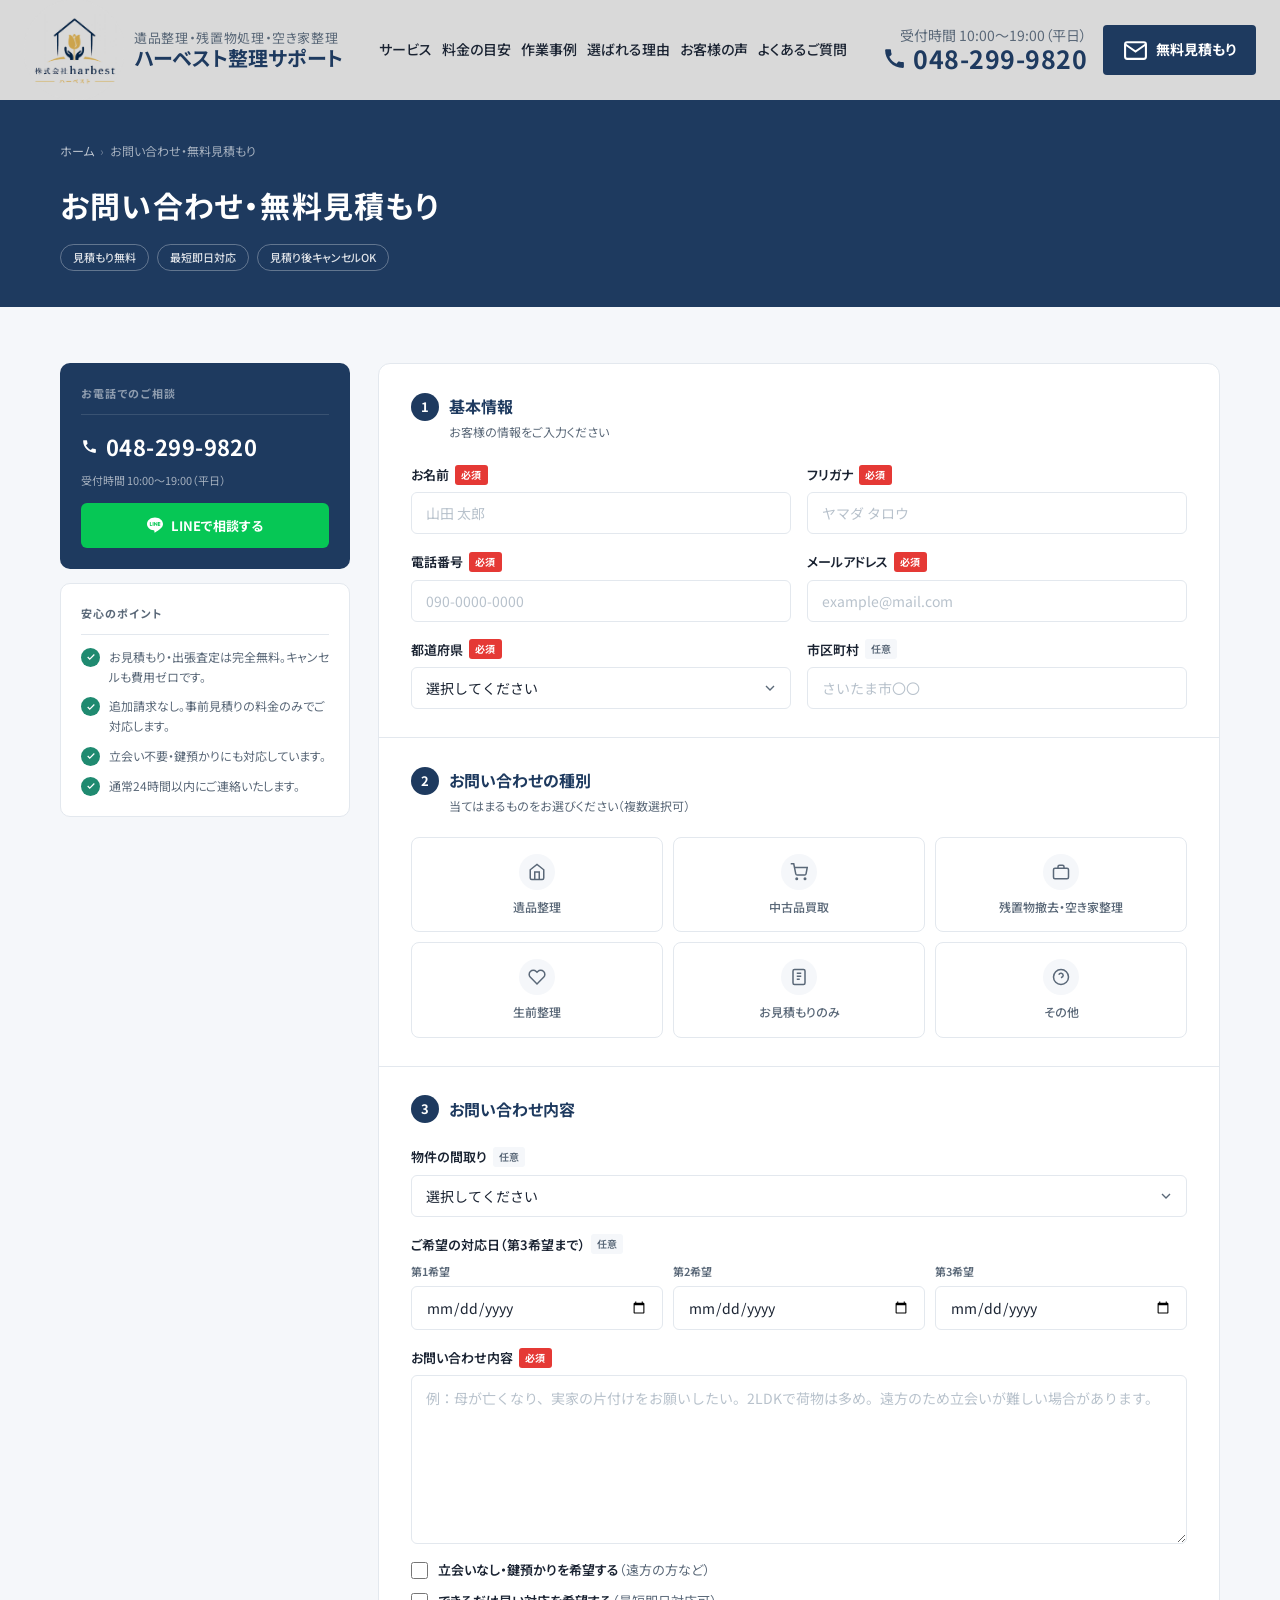
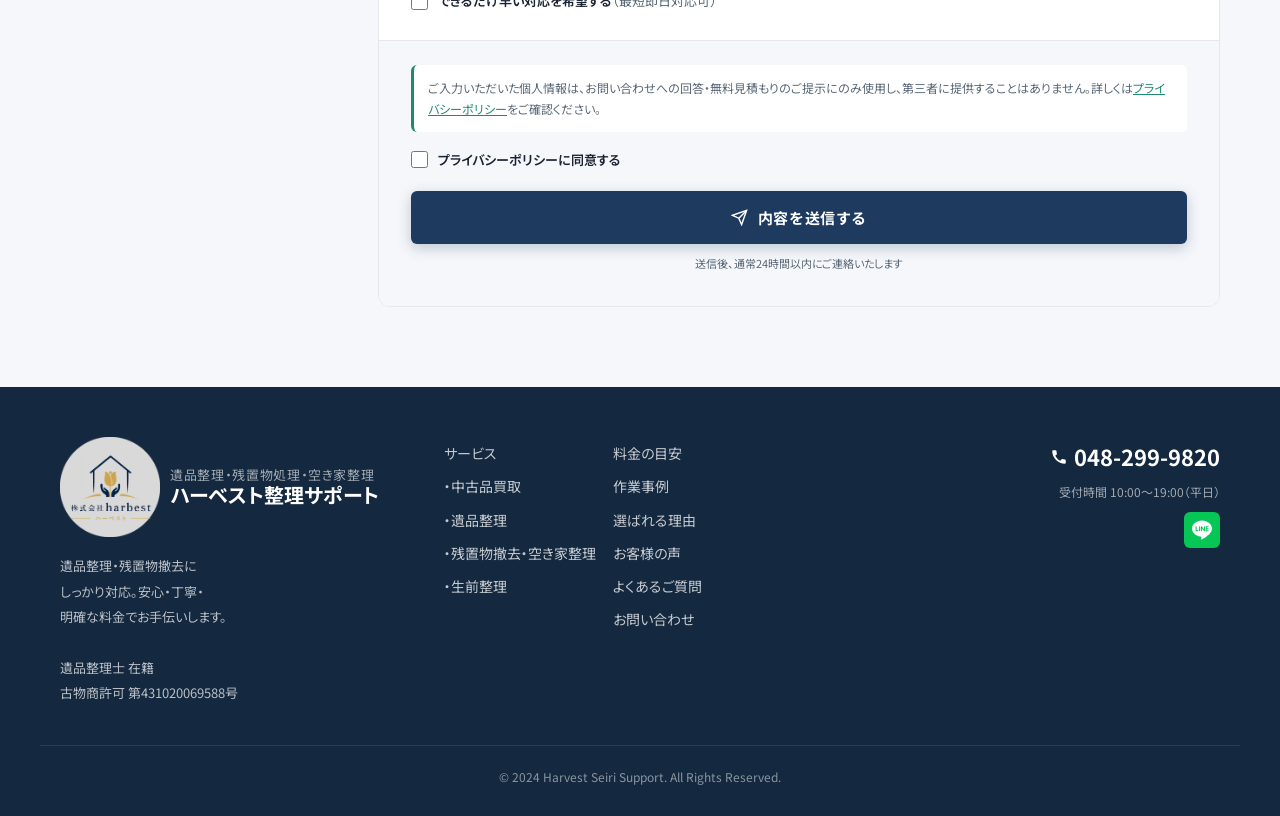
<file: contact.html>
<!DOCTYPE html>
<html lang="ja">
<head>
<meta charset="UTF-8">
<meta name="viewport" content="width=device-width, initial-scale=1.0">
<meta name="description" content="ハーベスト整理サポートへのお問い合わせ。遺品整理・中古品買取・残置物撤去のご依頼・無料見積もりはこちらから。24時間受付中。">
<title>お問い合わせ・無料見積もり | ハーベスト整理サポート</title>
<link rel="preconnect" href="https://fonts.googleapis.com">
<link rel="preconnect" href="https://fonts.gstatic.com" crossorigin>
<link href="https://fonts.googleapis.com/css2?family=Noto+Sans+JP:wght@400;500;700;900&display=swap" rel="stylesheet">
<link rel="stylesheet" href="style.css">
<style>
/* =========================================
   Page Hero
   ========================================= */
.page-hero {
  background: var(--navy);
  padding: 40px 0 36px;
  color: var(--white);
}
.breadcrumb {
  display: flex;
  align-items: center;
  gap: 6px;
  font-size: 12px;
  color: rgba(255,255,255,0.6);
  margin-bottom: 16px;
}
.breadcrumb a { color: rgba(255,255,255,0.7); transition: color 0.2s; }
.breadcrumb a:hover { color: var(--white); }
.breadcrumb-sep { color: rgba(255,255,255,0.35); }
.page-hero-title {
  font-size: clamp(22px, 3vw, 30px);
  font-weight: 700;
  letter-spacing: 0.04em;
  margin-bottom: 12px;
}
.page-hero-badges {
  display: flex;
  gap: 8px;
  flex-wrap: wrap;
}
.page-hero-badge {
  font-size: 11px;
  font-weight: 500;
  padding: 3px 12px;
  border-radius: 20px;
  border: 1px solid rgba(255,255,255,0.3);
  color: rgba(255,255,255,0.85);
}

/* =========================================
   Contact Layout
   ========================================= */
.contact-wrap {
  padding: 56px 0 80px;
  background: var(--bg-light);
}
.contact-layout {
  display: grid;
  grid-template-columns: 290px 1fr;
  gap: 28px;
  align-items: start;
}

/* =========================================
   Sidebar
   ========================================= */
.contact-sidebar {
  display: flex;
  flex-direction: column;
  gap: 14px;
}
.sidebar-card {
  background: var(--white);
  border: 1px solid var(--border);
  border-radius: 10px;
  padding: 20px;
}
.sidebar-card-title {
  font-size: 11px;
  font-weight: 700;
  color: var(--text-muted);
  text-transform: uppercase;
  letter-spacing: 0.1em;
  margin-bottom: 12px;
  padding-bottom: 10px;
  border-bottom: 1px solid var(--border);
}
.sidebar-tel {
  background: var(--navy);
  color: var(--white);
  border-color: transparent;
}
.sidebar-tel .sidebar-card-title {
  color: rgba(255,255,255,0.5);
  border-color: rgba(255,255,255,0.12);
}
.sidebar-tel-num {
  display: flex;
  align-items: center;
  gap: 8px;
  font-size: 22px;
  font-weight: 700;
  letter-spacing: 0.02em;
  color: var(--white);
  margin-bottom: 4px;
}
.sidebar-tel-num svg { width: 17px; height: 17px; flex-shrink: 0; }
.sidebar-tel-time { font-size: 11px; color: rgba(255,255,255,0.6); }
.sidebar-line-btn {
  display: flex;
  align-items: center;
  justify-content: center;
  gap: 8px;
  width: 100%;
  padding: 11px 0;
  background: var(--line-green);
  color: var(--white);
  border-radius: 6px;
  font-weight: 700;
  font-size: 13px;
  margin-top: 12px;
  transition: background 0.2s;
}
.sidebar-line-btn:hover { background: var(--line-green-dark); }
.sidebar-line-btn svg { width: 16px; height: 16px; }

.assurance-list { display: flex; flex-direction: column; gap: 10px; }
.assurance-item {
  display: flex;
  align-items: flex-start;
  gap: 9px;
  font-size: 12px;
  color: var(--text-muted);
  line-height: 1.65;
}
.assurance-icon {
  width: 19px;
  height: 19px;
  border-radius: 50%;
  background: var(--primary);
  color: var(--white);
  display: flex;
  align-items: center;
  justify-content: center;
  flex-shrink: 0;
  margin-top: 1px;
}
.assurance-icon svg { width: 10px; height: 10px; }

/* =========================================
   Form Card
   ========================================= */
.contact-form-card {
  background: var(--white);
  border: 1px solid var(--border);
  border-radius: 12px;
  overflow: hidden;
}
.form-section {
  padding: 28px 32px;
  border-bottom: 1px solid var(--border);
}
.form-section-head {
  display: flex;
  align-items: center;
  flex-wrap: wrap;
  gap: 3px 10px;
  margin-bottom: 22px;
}
.form-section-num {
  width: 28px;
  height: 28px;
  border-radius: 50%;
  background: var(--navy);
  color: var(--white);
  font-size: 13px;
  font-weight: 700;
  display: flex;
  align-items: center;
  justify-content: center;
  flex-shrink: 0;
}
.form-section-title {
  font-size: 16px;
  font-weight: 700;
  color: var(--navy);
}
.form-section-sub {
  font-size: 12px;
  color: var(--text-muted);
  margin-left: 38px;
  flex-basis: 100%;
  line-height: 1.4;
}

/* Field grid */
.field-row {
  display: grid;
  grid-template-columns: 1fr 1fr;
  gap: 16px;
  margin-bottom: 16px;
}
.field-row.single { grid-template-columns: 1fr; }
.field-row:last-child { margin-bottom: 0; }
.field-group { display: flex; flex-direction: column; gap: 6px; }
.field-label {
  font-size: 13px;
  font-weight: 600;
  color: var(--text);
  display: flex;
  align-items: center;
  gap: 6px;
}
.badge-req {
  font-size: 10px;
  font-weight: 700;
  padding: 1px 6px;
  border-radius: 3px;
  background: #e53935;
  color: #fff;
  letter-spacing: 0.04em;
}
.badge-opt {
  font-size: 10px;
  padding: 1px 6px;
  border-radius: 3px;
  background: var(--bg-light);
  color: var(--text-muted);
}

/* Inputs */
.form-input,
.form-select,
.form-textarea {
  width: 100%;
  padding: 10px 14px;
  border: 1.5px solid var(--border);
  border-radius: 6px;
  font-family: inherit;
  font-size: 14px;
  color: var(--text);
  background: var(--white);
  transition: border-color 0.2s, box-shadow 0.2s;
  -webkit-appearance: none;
  appearance: none;
}
.form-input::placeholder,
.form-textarea::placeholder { color: #b8c2cc; }
.form-input:focus,
.form-select:focus,
.form-textarea:focus {
  outline: none;
  border-color: var(--primary);
  box-shadow: 0 0 0 3px rgba(31,138,112,0.12);
}
.form-input.error,
.form-select.error,
.form-textarea.error {
  border-color: #e53935;
  box-shadow: 0 0 0 3px rgba(229,57,53,0.1);
}
.form-select {
  background-image: url("data:image/svg+xml,%3Csvg xmlns='http://www.w3.org/2000/svg' viewBox='0 0 24 24' fill='none' stroke='%235a6878' stroke-width='2'%3E%3Cpolyline points='6 9 12 15 18 9'/%3E%3C/svg%3E");
  background-repeat: no-repeat;
  background-position: right 12px center;
  background-size: 16px;
  padding-right: 36px;
  cursor: pointer;
}
.form-textarea { resize: vertical; min-height: 130px; line-height: 1.75; }

/* 希望日 3候補 */
.date-3 { display: grid; grid-template-columns: repeat(3, 1fr); gap: 10px; }
.date-cand { display: flex; flex-direction: column; gap: 4px; }
.date-cand-label { font-size: 11px; font-weight: 600; color: var(--text-muted); }

/* ② 種別 radio cards */
.type-grid {
  display: grid;
  grid-template-columns: repeat(3, 1fr);
  gap: 10px;
}
.type-option { position: relative; display: flex; }
.type-option input {
  position: absolute;
  opacity: 0;
  width: 0; height: 0;
}
.type-grid.error {
  outline: 2px solid #e53935;
  outline-offset: 6px;
  border-radius: 8px;
}
.type-option label {
  flex: 1;
  display: flex;
  flex-direction: column;
  align-items: center;
  justify-content: center;
  gap: 8px;
  padding: 16px 8px;
  border: 1.5px solid var(--border);
  border-radius: 8px;
  cursor: pointer;
  font-size: 12px;
  font-weight: 500;
  color: var(--text-muted);
  text-align: center;
  line-height: 1.45;
  transition: border-color 0.18s, background 0.18s, color 0.18s, box-shadow 0.18s;
  user-select: none;
}
.type-option label:hover {
  border-color: var(--primary);
  color: var(--primary);
  background: rgba(31,138,112,0.04);
}
.type-option input:checked + label {
  border-color: var(--primary);
  background: rgba(31,138,112,0.07);
  color: var(--primary);
  box-shadow: 0 0 0 1px var(--primary);
  font-weight: 700;
}
.type-icon {
  width: 36px;
  height: 36px;
  border-radius: 50%;
  background: var(--bg-light);
  display: flex;
  align-items: center;
  justify-content: center;
  color: var(--text-muted);
  transition: background 0.18s, color 0.18s;
}
.type-option label:hover .type-icon,
.type-option input:checked + label .type-icon {
  background: rgba(31,138,112,0.12);
  color: var(--primary);
}
.type-icon svg { width: 18px; height: 18px; }

/* Checkbox rows */
.check-list { display: flex; flex-direction: column; gap: 10px; margin-top: 16px; }
.check-opt { display: flex; align-items: flex-start; gap: 10px; cursor: pointer; }
.check-opt input[type="checkbox"] {
  width: 17px; height: 17px; flex-shrink: 0; margin-top: 2px;
  accent-color: var(--primary); cursor: pointer;
}
.check-opt-text { font-size: 13px; color: var(--text-muted); line-height: 1.6; }
.check-opt-text strong { color: var(--text); font-weight: 600; }

/* Privacy & Submit */
.form-footer {
  padding: 24px 32px 32px;
  background: var(--bg-light);
}
.privacy-note {
  font-size: 12px;
  color: var(--text-muted);
  line-height: 1.8;
  margin-bottom: 16px;
  padding: 12px 14px;
  background: var(--white);
  border-radius: 6px;
  border-left: 3px solid var(--primary);
}
.privacy-note a { color: var(--primary); text-decoration: underline; }
.privacy-agree {
  display: flex;
  align-items: center;
  gap: 10px;
  margin-bottom: 20px;
  cursor: pointer;
  font-size: 13px;
  font-weight: 600;
  color: var(--text);
}
.privacy-agree input[type="checkbox"] {
  width: 17px; height: 17px; accent-color: var(--primary);
}
.btn-submit {
  display: flex;
  align-items: center;
  justify-content: center;
  gap: 10px;
  width: 100%;
  padding: 16px;
  background: var(--navy);
  color: var(--white);
  border: none;
  border-radius: 6px;
  font-family: inherit;
  font-size: 15px;
  font-weight: 700;
  letter-spacing: 0.04em;
  cursor: pointer;
  transition: background 0.2s, transform 0.15s, box-shadow 0.2s;
  box-shadow: 0 4px 14px rgba(30,58,95,0.25);
}
.btn-submit:hover {
  background: var(--navy-light);
  transform: translateY(-2px);
  box-shadow: 0 6px 20px rgba(30,58,95,0.3);
}
.btn-submit svg { width: 17px; height: 17px; }
.submit-note {
  text-align: center;
  font-size: 11px;
  color: var(--text-muted);
  margin-top: 10px;
}

/* =========================================
   Success State
   ========================================= */
.contact-success {
  display: none;
  text-align: center;
  padding: 64px 32px;
  background: var(--white);
  border: 1px solid var(--border);
  border-radius: 12px;
}
.contact-success.visible { display: block; }
.success-icon {
  width: 72px;
  height: 72px;
  border-radius: 50%;
  background: rgba(31,138,112,0.1);
  display: flex;
  align-items: center;
  justify-content: center;
  color: var(--primary);
  margin: 0 auto 20px;
}
.success-icon svg { width: 36px; height: 36px; }
.success-title {
  font-size: 22px;
  font-weight: 700;
  color: var(--navy);
  margin-bottom: 10px;
}
.success-text {
  font-size: 13px;
  color: var(--text-muted);
  line-height: 1.9;
  margin-bottom: 28px;
}
.btn-back {
  display: inline-flex;
  align-items: center;
  gap: 8px;
  padding: 12px 28px;
  background: var(--navy);
  color: var(--white);
  border-radius: 6px;
  font-weight: 700;
  font-size: 14px;
  transition: background 0.2s;
}
.btn-back:hover { background: var(--navy-light); }

/* =========================================
   Responsive
   ========================================= */
@media (max-width: 960px) {
  .contact-layout { grid-template-columns: 1fr; }
  .contact-sidebar { display: grid; grid-template-columns: 1fr 1fr; gap: 14px; }
}
@media (max-width: 640px) {
  .contact-sidebar { grid-template-columns: 1fr; }
  .form-section { padding: 20px 16px; }
  .form-footer { padding: 20px 16px 28px; }
  .field-row { grid-template-columns: 1fr; }
  .type-grid { grid-template-columns: 1fr 1fr; }
  .date-3 { grid-template-columns: 1fr; gap: 8px; }
  .date-cand { flex-direction: row; align-items: center; gap: 10px; }
  .date-cand-label { flex: 0 0 56px; font-size: 12px; }
  .date-cand .form-input { min-width: 0; }
}
</style>
</head>
<body>

<!-- =========================================
     Header
     ========================================= -->
<header class="header">
  <div class="header-inner">
    <a href="index.html" class="logo">
      <span class="logo-mark">
        <img src="/images/logo.png" alt="ハーベスト整理サポート">
      </span>
      <span class="logo-text">
        <span class="logo-tag">遺品整理・残置物処理・空き家整理</span>
        <span class="logo-name">ハーベスト整理サポート</span>
      </span>
    </a>
    <nav class="nav">
      <a href="index.html#services">サービス</a>
      <a href="index.html#pricing">料金の目安</a>
      <a href="index.html#cases">作業事例</a>
      <a href="index.html#reasons">選ばれる理由</a>
      <a href="index.html#voice">お客様の声</a>
      <a href="index.html#faq">よくあるご質問</a>
    </nav>
    <div class="header-cta">
      <div class="header-tel">
        <div class="header-tel-time">受付時間 10:00〜19:00（平日）</div>
        <a href="tel:0482999820" class="header-tel-num">
          <svg viewBox="0 0 24 24" fill="currentColor"><path d="M20.01 15.38c-1.23 0-2.42-.2-3.53-.56-.35-.12-.74-.03-1.01.24l-1.57 1.97c-2.83-1.35-5.48-3.9-6.89-6.83l1.95-1.66c.27-.28.35-.67.24-1.02-.37-1.11-.56-2.3-.56-3.53 0-.54-.45-.99-.99-.99H4.19C3.65 3 3 3.24 3 3.99 3 13.28 10.73 21 20.01 21c.71 0 .99-.63.99-1.18v-3.45c0-.54-.45-.99-.99-.99z"/></svg>
          048-299-9820
        </a>
      </div>
      <a href="contact.html" class="btn-quote-header">
        <svg viewBox="0 0 24 24" fill="none" stroke="currentColor" stroke-width="2"><path d="M4 4h16c1.1 0 2 .9 2 2v12c0 1.1-.9 2-2 2H4c-1.1 0-2-.9-2-2V6c0-1.1.9-2 2-2z"/><polyline points="22,6 12,13 2,6"/></svg>
        無料見積もり
      </a>
    </div>
  </div>
</header>

<!-- =========================================
     Page Hero
     ========================================= -->
<div class="page-hero">
  <div class="container">
    <nav class="breadcrumb" aria-label="パンくずリスト">
      <a href="index.html">ホーム</a>
      <span class="breadcrumb-sep">›</span>
      <span>お問い合わせ・無料見積もり</span>
    </nav>
    <h1 class="page-hero-title">お問い合わせ・無料見積もり</h1>
    <div class="page-hero-badges">
      <span class="page-hero-badge">見積もり無料</span>
      <span class="page-hero-badge">最短即日対応</span>
      <span class="page-hero-badge">見積り後キャンセルOK</span>
    </div>
  </div>
</div>

<!-- =========================================
     Contact Body
     ========================================= -->
<section class="contact-wrap">
  <div class="container contact-layout">

    <!-- Sidebar -->
    <aside class="contact-sidebar">
      <div class="sidebar-card sidebar-tel">
        <div class="sidebar-card-title">お電話でのご相談</div>
        <a href="tel:0482999820" class="sidebar-tel-num">
          <svg viewBox="0 0 24 24" fill="currentColor"><path d="M20.01 15.38c-1.23 0-2.42-.2-3.53-.56-.35-.12-.74-.03-1.01.24l-1.57 1.97c-2.83-1.35-5.48-3.9-6.89-6.83l1.95-1.66c.27-.28.35-.67.24-1.02-.37-1.11-.56-2.3-.56-3.53 0-.54-.45-.99-.99-.99H4.19C3.65 3 3 3.24 3 3.99 3 13.28 10.73 21 20.01 21c.71 0 .99-.63.99-1.18v-3.45c0-.54-.45-.99-.99-.99z"/></svg>
          048-299-9820
        </a>
        <div class="sidebar-tel-time">受付時間 10:00〜19:00（平日）</div>
        <a href="https://lin.ee/wHEN8pH" target="_blank" rel="noopener" class="sidebar-line-btn">
          <svg viewBox="0 0 24 24" fill="currentColor"><path d="M19.365 9.863c.349 0 .63.285.63.631 0 .345-.281.63-.63.63H17.61v1.125h1.755c.349 0 .63.283.63.63 0 .344-.281.629-.63.629h-2.386c-.345 0-.627-.285-.627-.629V8.108c0-.345.282-.63.63-.63h2.386c.346 0 .628.285.628.63 0 .349-.282.63-.63.63H17.61v1.125h1.755zm-3.855 3.016c0 .27-.174.51-.432.596-.064.021-.133.031-.199.031-.211 0-.391-.09-.51-.25l-2.443-3.317v2.94c0 .344-.279.629-.631.629-.346 0-.626-.285-.626-.629V8.108c0-.27.173-.51.43-.595.06-.023.136-.033.194-.033.195 0 .375.104.495.254l2.462 3.33V8.108c0-.345.282-.63.63-.63.345 0 .63.285.63.63v4.771zm-5.741 0c0 .344-.282.629-.631.629-.345 0-.627-.285-.627-.629V8.108c0-.345.282-.63.63-.63.346 0 .628.285.628.63v4.771zm-2.466.629H4.917c-.345 0-.63-.285-.63-.629V8.108c0-.345.285-.63.63-.63.348 0 .63.285.63.63v4.141h1.756c.348 0 .629.283.629.63 0 .344-.282.629-.629.629M24 10.314C24 4.943 18.615.572 12 .572S0 4.943 0 10.314c0 4.811 4.27 8.842 10.035 9.608.391.082.923.258 1.058.59.12.301.079.766.038 1.08l-.164 1.02c-.045.301-.24 1.186 1.049.645 1.291-.539 6.916-4.078 9.436-6.975C23.176 14.393 24 12.458 24 10.314"/></svg>
          LINEで相談する
        </a>
      </div>

      <div class="sidebar-card">
        <div class="sidebar-card-title">安心のポイント</div>
        <ul class="assurance-list">
          <li class="assurance-item">
            <span class="assurance-icon"><svg viewBox="0 0 24 24" fill="none" stroke="currentColor" stroke-width="3"><polyline points="20 6 9 17 4 12"/></svg></span>
            お見積もり・出張査定は完全無料。キャンセルも費用ゼロです。
          </li>
          <li class="assurance-item">
            <span class="assurance-icon"><svg viewBox="0 0 24 24" fill="none" stroke="currentColor" stroke-width="3"><polyline points="20 6 9 17 4 12"/></svg></span>
            追加請求なし。事前見積りの料金のみでご対応します。
          </li>
          <li class="assurance-item">
            <span class="assurance-icon"><svg viewBox="0 0 24 24" fill="none" stroke="currentColor" stroke-width="3"><polyline points="20 6 9 17 4 12"/></svg></span>
            立会い不要・鍵預かりにも対応しています。
          </li>
          <li class="assurance-item">
            <span class="assurance-icon"><svg viewBox="0 0 24 24" fill="none" stroke="currentColor" stroke-width="3"><polyline points="20 6 9 17 4 12"/></svg></span>
            通常24時間以内にご連絡いたします。
          </li>
        </ul>
      </div>
    </aside>

    <!-- Form Area -->
    <div>
      <!-- 送信完了 -->
      <div class="contact-success" id="successMsg" role="alert">
        <div class="success-icon">
          <svg viewBox="0 0 24 24" fill="none" stroke="currentColor" stroke-width="2.5"><path d="M22 11.08V12a10 10 0 1 1-5.93-9.14"/><polyline points="22 4 12 14.01 9 11.01"/></svg>
        </div>
        <h2 class="success-title">送信が完了しました</h2>
        <p class="success-text">
          お問い合わせいただきありがとうございます。<br>
          担当者より通常24時間以内にご連絡いたします。<br>
          しばらくお待ちください。
        </p>
        <a href="index.html" class="btnback">
          トップページへ戻る
        </a>
      </div>

      <!-- フォーム -->
      <form class="contact-form-card" id="contactForm" action="send.php" method="POST" novalidate>

        <!-- ① 基本情報 -->
        <div class="form-section">
          <div class="form-section-head">
            <span class="form-section-num">1</span>
            <span class="form-section-title">基本情報</span>
            <span class="form-section-sub">お客様の情報をご入力ください</span>
          </div>

          <div class="field-row">
            <div class="field-group">
              <label class="field-label" for="name">
                お名前 <span class="badge-req">必須</span>
              </label>
              <input class="form-input" type="text" id="name" name="name"
                placeholder="山田 太郎" required autocomplete="name">
            </div>
            <div class="field-group">
              <label class="field-label" for="furigana">
                フリガナ <span class="badge-req">必須</span>
              </label>
              <input class="form-input" type="text" id="furigana" name="furigana"
                placeholder="ヤマダ タロウ" required>
            </div>
          </div>

          <div class="field-row">
            <div class="field-group">
              <label class="field-label" for="tel">
                電話番号 <span class="badge-req">必須</span>
              </label>
              <input class="form-input" type="tel" id="tel" name="tel"
                placeholder="090-0000-0000" required autocomplete="tel">
            </div>
            <div class="field-group">
              <label class="field-label" for="email">
                メールアドレス <span class="badge-req">必須</span>
              </label>
              <input class="form-input" type="email" id="email" name="email"
                placeholder="example@mail.com" required autocomplete="email">
            </div>
          </div>

          <div class="field-row">
            <div class="field-group">
              <label class="field-label" for="pref">
                都道府県 <span class="badge-req">必須</span>
              </label>
              <select class="form-select" id="pref" name="pref" required>
                <option value="">選択してください</option>
                <option value="埼玉県">埼玉県</option>
                <option value="東京都">東京都</option>
                <option value="千葉県">千葉県</option>
                <option value="神奈川県">神奈川県</option>
                <option value="その他">その他</option>
              </select>
              <!-- 「その他」選択時のみ、都道府県の真下に表示 -->
              <input class="form-input" type="text" id="pref-other" name="pref_other"
                placeholder="その他の地域名（例：茨城県）" autocomplete="off"
                aria-label="その他の地域名" style="display:none;">
            </div>
            <div class="field-group">
              <label class="field-label" for="city">
                市区町村 <span class="badge-opt">任意</span>
              </label>
              <input class="form-input" type="text" id="city" name="city"
                placeholder="さいたま市〇〇" autocomplete="address-level2">
            </div>
          </div>
        </div>

        <!-- ② 種別 -->
        <div class="form-section">
          <div class="form-section-head">
            <span class="form-section-num">2</span>
            <span class="form-section-title">お問い合わせの種別</span>
            <span class="form-section-sub">当てはまるものをお選びください（複数選択可）</span>
          </div>

          <div class="type-grid" id="typeGrid" role="group" aria-label="お問い合わせ種別">
            <div class="type-option">
              <input type="checkbox" id="t-estate" name="type[]" value="遺品整理">
              <label for="t-estate">
                <span class="type-icon">
                  <svg viewBox="0 0 24 24" fill="none" stroke="currentColor" stroke-width="2"><path d="M3 9l9-7 9 7v11a2 2 0 0 1-2 2H5a2 2 0 0 1-2-2z"/><polyline points="9 22 9 12 15 12 15 22"/></svg>
                </span>
                遺品整理
              </label>
            </div>
            <div class="type-option">
              <input type="checkbox" id="t-buy" name="type[]" value="中古品買取">
              <label for="t-buy">
                <span class="type-icon">
                  <svg viewBox="0 0 24 24" fill="none" stroke="currentColor" stroke-width="2"><circle cx="9" cy="21" r="1"/><circle cx="20" cy="21" r="1"/><path d="M1 1h4l2.68 13.39a2 2 0 0 0 2 1.61h9.72a2 2 0 0 0 2-1.61L23 6H6"/></svg>
                </span>
                中古品買取
              </label>
            </div>
            <div class="type-option">
              <input type="checkbox" id="t-empty" name="type[]" value="残置物撤去・空き家整理">
              <label for="t-empty">
                <span class="type-icon">
                  <svg viewBox="0 0 24 24" fill="none" stroke="currentColor" stroke-width="2"><rect x="2" y="7" width="20" height="14" rx="2"/><path d="M16 7V5a2 2 0 0 0-2-2h-4a2 2 0 0 0-2 2v2"/></svg>
                </span>
                残置物撤去・空き家整理
              </label>
            </div>
            <div class="type-option">
              <input type="checkbox" id="t-life" name="type[]" value="生前整理">
              <label for="t-life">
                <span class="type-icon">
                  <svg viewBox="0 0 24 24" fill="none" stroke="currentColor" stroke-width="2"><path d="M20.84 4.61a5.5 5.5 0 0 0-7.78 0L12 5.67l-1.06-1.06a5.5 5.5 0 0 0-7.78 7.78l1.06 1.06L12 21.23l7.78-7.78 1.06-1.06a5.5 5.5 0 0 0 0-7.78z"/></svg>
                </span>
                生前整理
              </label>
            </div>
            <div class="type-option">
              <input type="checkbox" id="t-quote" name="type[]" value="お見積もりのみ">
              <label for="t-quote">
                <span class="type-icon">
                  <svg viewBox="0 0 24 24" fill="none" stroke="currentColor" stroke-width="2"><rect x="4" y="2" width="16" height="20" rx="2"/><line x1="9" y1="7" x2="15" y2="7"/><line x1="9" y1="11" x2="15" y2="11"/><line x1="9" y1="15" x2="13" y2="15"/></svg>
                </span>
                お見積もりのみ
              </label>
            </div>
            <div class="type-option">
              <input type="checkbox" id="t-other" name="type[]" value="その他">
              <label for="t-other">
                <span class="type-icon">
                  <svg viewBox="0 0 24 24" fill="none" stroke="currentColor" stroke-width="2"><circle cx="12" cy="12" r="10"/><path d="M9.09 9a3 3 0 0 1 5.83 1c0 2-3 3-3 3"/><line x1="12" y1="17" x2="12.01" y2="17"/></svg>
                </span>
                その他
              </label>
            </div>
          </div>
        </div>

        <!-- ③ 内容 -->
        <div class="form-section">
          <div class="form-section-head">
            <span class="form-section-num">3</span>
            <span class="form-section-title">お問い合わせ内容</span>
          </div>

          <div class="field-row single">
            <div class="field-group">
              <label class="field-label" for="floor-plan">
                物件の間取り <span class="badge-opt">任意</span>
              </label>
              <select class="form-select" id="floor-plan" name="floor_plan">
                <option value="">選択してください</option>
                <option value="1K・1R">1K・1R</option>
                <option value="1DK">1DK</option>
                <option value="1LDK">1LDK</option>
                <option value="2K・2DK">2K・2DK</option>
                <option value="2LDK">2LDK</option>
                <option value="3LDK">3LDK</option>
                <option value="4LDK以上">4LDK以上</option>
                <option value="戸建て">戸建て</option>
                <option value="倉庫・その他">倉庫・その他</option>
                <option value="不明">わからない</option>
              </select>
            </div>
          </div>

          <div class="field-row single">
            <div class="field-group">
              <label class="field-label">
                ご希望の対応日（第3希望まで） <span class="badge-opt">任意</span>
              </label>
              <div class="date-3">
                <div class="date-cand">
                  <span class="date-cand-label">第1希望</span>
                  <input class="form-input" type="date" name="hope_date1" aria-label="第1希望日">
                </div>
                <div class="date-cand">
                  <span class="date-cand-label">第2希望</span>
                  <input class="form-input" type="date" name="hope_date2" aria-label="第2希望日">
                </div>
                <div class="date-cand">
                  <span class="date-cand-label">第3希望</span>
                  <input class="form-input" type="date" name="hope_date3" aria-label="第3希望日">
                </div>
              </div>
            </div>
          </div>

          <div class="field-row single">
            <div class="field-group">
              <label class="field-label" for="message">
                お問い合わせ内容 <span class="badge-req">必須</span>
              </label>
              <textarea class="form-textarea" id="message" name="message" rows="6" required
                placeholder="例：母が亡くなり、実家の片付けをお願いしたい。2LDKで荷物は多め。遠方のため立会いが難しい場合があります。"></textarea>
            </div>
          </div>

          <div class="check-list">
            <label class="check-opt">
              <input type="checkbox" name="no_presence" value="1">
              <span class="check-opt-text">
                <strong>立会いなし・鍵預かりを希望する</strong>（遠方の方など）
              </span>
            </label>
            <label class="check-opt">
              <input type="checkbox" name="same_day" value="1">
              <span class="check-opt-text">
                <strong>できるだけ早い対応を希望する</strong>（最短即日対応可）
              </span>
            </label>
          </div>
        </div>

        <!-- プライバシー & 送信 -->
        <div class="form-footer">
          <p class="privacy-note">
            ご入力いただいた個人情報は、お問い合わせへの回答・無料見積もりのご提示にのみ使用し、第三者に提供することはありません。詳しくは<a href="#">プライバシーポリシー</a>をご確認ください。
          </p>
          <label class="privacy-agree">
            <input type="checkbox" id="privacy" name="privacy" required>
            プライバシーポリシーに同意する
          </label>
          <button type="submit" class="btn-submit">
            <svg viewBox="0 0 24 24" fill="none" stroke="currentColor" stroke-width="2"><line x1="22" y1="2" x2="11" y2="13"/><polygon points="22 2 15 22 11 13 2 9 22 2"/></svg>
            内容を送信する
          </button>
          <p class="submit-note">送信後、通常24時間以内にご連絡いたします</p>
        </div>

      </form>
    </div>

  </div>
</section>

<!-- =========================================
     Footer
     ========================================= -->
<footer class="footer">
  <div class="container footer-inner">
    <div class="footer-brand">
      <div class="logo">
        <span class="logo-mark">
          <img src="/images/logo.png" alt="ハーベスト整理サポート">
        </span>
        <span class="logo-text">
          <span class="logo-tag">遺品整理・残置物処理・空き家整理</span>
          <span class="logo-name">ハーベスト整理サポート</span>
        </span>
      </div>
      <p class="footer-info">
        遺品整理・残置物撤去に<br>
        しっかり対応。安心・丁寧・<br>
        明確な料金でお手伝いします。<br><br>
        遺品整理士 在籍<br>
        古物商許可 第431020069588号
      </p>
    </div>
    <div class="footer-nav">
      <ul class="footer-nav-col">
        <li><a href="index.html#services">サービス</a></li>
        <li><a href="index.html#services">・中古品買取</a></li>
        <li><a href="index.html#services">・遺品整理</a></li>
        <li><a href="index.html#services">・残置物撤去・<br class="br-sp">空き家整理</a></li>
        <li><a href="index.html#services">・生前整理</a></li>
      </ul>
      <ul class="footer-nav-col">
        <li><a href="index.html#pricing">料金の目安</a></li>
        <li><a href="index.html#cases">作業事例</a></li>
        <li><a href="index.html#reasons">選ばれる理由</a></li>
        <li><a href="index.html#voice">お客様の声</a></li>
        <li><a href="index.html#faq">よくあるご質問</a></li>
        <li><a href="contact.html">お問い合わせ</a></li>
      </ul>
    </div>
    <div class="footer-contact">
      <div class="footer-tel-num">
        <svg viewBox="0 0 24 24" fill="currentColor"><path d="M20.01 15.38c-1.23 0-2.42-.2-3.53-.56-.35-.12-.74-.03-1.01.24l-1.57 1.97c-2.83-1.35-5.48-3.9-6.89-6.83l1.95-1.66c.27-.28.35-.67.24-1.02-.37-1.11-.56-2.3-.56-3.53 0-.54-.45-.99-.99-.99H4.19C3.65 3 3 3.24 3 3.99 3 13.28 10.73 21 20.01 21c.71 0 .99-.63.99-1.18v-3.45c0-.54-.45-.99-.99-.99z"/></svg>
        048-299-9820
      </div>
      <div class="footer-tel-time">受付時間 10:00〜19:00（平日）</div>
      <a href="https://lin.ee/wHEN8pH" target="_blank" rel="noopener" class="footer-line">
        <svg viewBox="0 0 24 24" fill="currentColor" width="20" height="20"><path d="M19.365 9.863c.349 0 .63.285.63.631 0 .345-.281.63-.63.63H17.61v1.125h1.755c.349 0 .63.283.63.63 0 .344-.281.629-.63.629h-2.386c-.345 0-.627-.285-.627-.629V8.108c0-.345.282-.63.63-.63h2.386c.346 0 .628.285.628.63 0 .349-.282.63-.63.63H17.61v1.125h1.755zm-3.855 3.016c0 .27-.174.51-.432.596-.064.021-.133.031-.199.031-.211 0-.391-.09-.51-.25l-2.443-3.317v2.94c0 .344-.279.629-.631.629-.346 0-.626-.285-.626-.629V8.108c0-.27.173-.51.43-.595.06-.023.136-.033.194-.033.195 0 .375.104.495.254l2.462 3.33V8.108c0-.345.282-.63.63-.63.345 0 .63.285.63.63v4.771zm-5.741 0c0 .344-.282.629-.631.629-.345 0-.627-.285-.627-.629V8.108c0-.345.282-.63.63-.63.346 0 .628.285.628.63v4.771zm-2.466.629H4.917c-.345 0-.63-.285-.63-.629V8.108c0-.345.285-.63.63-.63.348 0 .63.285.63.63v4.141h1.756c.348 0 .629.283.629.63 0 .344-.282.629-.629.629M24 10.314C24 4.943 18.615.572 12 .572S0 4.943 0 10.314c0 4.811 4.27 8.842 10.035 9.608.391.082.923.258 1.058.59.12.301.079.766.038 1.08l-.164 1.02c-.045.301-.24 1.186 1.049.645 1.291-.539 6.916-4.078 9.436-6.975C23.176 14.393 24 12.458 24 10.314"/></svg>
      </a>
    </div>
  </div>
  <div class="container footer-bottom">
    © 2024 Harvest Seiri Support. All Rights Reserved.
  </div>
</footer>

<script>
/* ---- バリデーション（NG のときだけ送信を止める） ---- */
document.getElementById('contactForm').addEventListener('submit', function (e) {
  const form = e.target;
  let firstError = null;

  form.querySelectorAll('[required]').forEach(field => {
    const invalid = field.type === 'checkbox' ? !field.checked : !field.value.trim();
    field.classList.toggle('error', invalid);
    if (invalid && !firstError) firstError = field;
  });

  // 種別（複数選択）：最低1つは必須
  const typeGrid = document.getElementById('typeGrid');
  const typeOk = form.querySelectorAll('input[name="type[]"]:checked').length > 0;
  typeGrid.classList.toggle('error', !typeOk);
  if (!typeOk) {
    if (!firstError ||
        (firstError.compareDocumentPosition(typeGrid) & Node.DOCUMENT_POSITION_PRECEDING)) {
      firstError = typeGrid;
    }
  }

  if (firstError) {
    e.preventDefault(); // バリデーションNGのときだけ止める
    if (firstError.focus) firstError.focus();
    firstError.scrollIntoView({ behavior: 'smooth', block: 'center' });
  }
  // OK なら send.php へ通常サブミット
});

/* 種別チェック時にエラー表示を解除 */
document.querySelectorAll('input[name="type[]"]').forEach(cb => {
  cb.addEventListener('change', () => document.getElementById('typeGrid').classList.remove('error'));
});

/* ---- send.php からのリダイレクト後の表示切り替え ---- */
(function () {
  const p = new URLSearchParams(window.location.search);

  if (p.get('sent') === '1') {
    document.getElementById('contactForm').style.display = 'none';
    const el = document.getElementById('successMsg');
    el.classList.add('visible');
    el.scrollIntoView({ behavior: 'smooth', block: 'start' });
  }

  if (p.get('error') === '1') {
    const banner = document.createElement('div');
    banner.style.cssText = 'background:#fdecea;border:1px solid #e53935;color:#b71c1c;padding:14px 18px;border-radius:6px;font-size:13px;margin-bottom:16px;';
    banner.textContent = '送信中にエラーが発生しました。お手数ですがお電話（048-299-9820）にてご連絡ください。';
    document.getElementById('contactForm').prepend(banner);
  }
})();

/* ---- 都道府県「その他」選択時に地域名入力を表示・必須化 ---- */
(function () {
  const pref  = document.getElementById('pref');
  const input = document.getElementById('pref-other');
  function sync() {
    const isOther = pref.value === 'その他';
    input.style.display = isOther ? '' : 'none';
    input.required = isOther;
    if (!isOther) { input.value = ''; input.classList.remove('error'); }
  }
  pref.addEventListener('change', sync);
  sync(); // 初期化（ブラウザバックで値が残る場合に対応）
})();

/* エラー解除 */
document.getElementById('contactForm').querySelectorAll('.form-input,.form-select,.form-textarea').forEach(el => {
  el.addEventListener('input', () => el.classList.remove('error'));
});
</script>

</body>
</html>
</file>
<file: style.css>
/* =========================================
   Reset & Base
   ========================================= */
*, *::before, *::after { box-sizing: border-box; margin: 0; padding: 0; }
html { scroll-behavior: smooth; }
:root {
  --primary: #1F8A70;
  --primary-dark: #176c57;
  --primary-light: #2ba787;
  --navy: #1E3A5F;
  --navy-dark: #14283f;
  --navy-light: #2c4f7d;
  --line-green: #06C755;
  --line-green-dark: #05a548;
  --bg-light: #f5f7fa;
  --bg-soft: #eef2f6;
  --text: #1a2332;
  --text-muted: #5a6878;
  --text-light: #8a96a4;
  --border: #e3e8ee;
  --white: #ffffff;
  --shadow-sm: 0 1px 3px rgba(30, 58, 95, 0.06), 0 1px 2px rgba(30, 58, 95, 0.04);
  --shadow-md: 0 4px 12px rgba(30, 58, 95, 0.08), 0 2px 4px rgba(30, 58, 95, 0.04);
  --shadow-lg: 0 10px 30px rgba(30, 58, 95, 0.12), 0 4px 10px rgba(30, 58, 95, 0.06);
}
body {
  font-family: "Noto Sans JP", -apple-system, BlinkMacSystemFont, "Hiragino Kaku Gothic ProN", "Yu Gothic", sans-serif;
  color: var(--text);
  line-height: 1.8;
  font-size: 17px;
  background: var(--white);
  font-feature-settings: "palt";
  -webkit-font-smoothing: antialiased;
  -moz-osx-font-smoothing: grayscale;
}
img { max-width: 100%; height: auto; display: block; }
a { color: inherit; text-decoration: none; }
button { font-family: inherit; cursor: pointer; border: none; background: none; }
ul { list-style: none; }

/* PC/SP 改行出し分けユーティリティ（既定=PC表示） */
.br-sp { display: none; } /* SP専用改行：PCでは改行しない */

.container { max-width: 1200px; margin: 0 auto; padding: 0 20px; }
.section-title {
  font-size: clamp(22px, 3.2vw, 30px);
  font-weight: 700;
  text-align: center;
  margin-bottom: 8px;
  letter-spacing: 0.02em;
}
.section-subtitle {
  text-align: center;
  color: var(--text-muted);
  font-size: 15px;
  margin-bottom: 40px;
}

/* =========================================
   Header
   ========================================= */
.header {
  position: sticky;
  top: 0;
  background: #d9d9d9;
  z-index: 100;
  height: 100px;
  display: flex;
  align-items: center;
}
.header-inner {
  width: 100%;
  max-width: 1280px;
  margin: 0 auto;
  padding: 0 24px;
  display: flex;
  align-items: center;
  justify-content: space-between;
  gap: 10px;
}
.logo {
  display: flex;
  align-items: center;
  gap: 10px;
  flex-shrink: 0;
}
.logo-mark {
  width: 100px;
  height: 100px;
  border-radius: 50%;
  display: flex;
  align-items: center;
  justify-content: center;
  color: var(--white);
}
.logo-text { line-height: 1.2; }
.logo-tag {
  font-size: 13px;
  color: var(--text-muted);
  letter-spacing: 0.05em;
  display: block;
}
.logo-name {
  font-size: 20px;
  font-weight: 700;
  color: var(--navy);
}
.nav { display: flex; gap: 10px; align-items: center; }
.nav a {
  font-size: 14px;
  font-weight: 500;
  color: var(--text);
  position: relative;
  transition: color 0.2s;
}
.nav a:hover { color: var(--primary); }
.nav a:hover::after {
  content: "";
  position: absolute;
  bottom: -6px;
  left: 0;
  right: 0;
  height: 2px;
  background: var(--primary);
}
.header-cta { display: flex; align-items: center; gap: 16px; }
.header-tel { line-height: 1.2; text-align: right; }
.header-tel-time { font-size: 14px; color: var(--text-muted); }
.header-tel-num {
  font-size: 25px;
  font-weight: 700;
  color: var(--navy);
  display: flex;
  align-items: center;
  gap: 6px;
  letter-spacing: 0.02em;
}
.header-tel-num svg { width: 25px; height: 25px; }
.btn-quote-header {
  display: inline-flex;
  align-items: center;
  gap: 8px;
  padding: 12px 20px;
  background: var(--navy);
  color: var(--white);
  font-size: 14px;
  font-weight: 700;
  border-radius: 4px;
  white-space: nowrap;
  transition: background 0.2s, transform 0.1s;
}
.btn-quote-header:hover { background: var(--navy-light); transform: translateY(-1px); }
.btn-quote-header svg { width: 25px; height: 25px; }

/* =========================================
   Hero
   ========================================= */
.hero {
  position: relative;
  overflow: hidden;
  padding: 60px 0 0;
  height: 653px;
}
.hero::before {
  content: "";
  position: absolute;
  inset: 0;
  width: 100%;
  background:
    url("/images/mv_pc.png") right top / contain no-repeat;
  z-index: 0;
}
.hero-inner {
  position: relative;
  z-index: 1;
  display: grid;
  /* grid-template-columns: fr; */
  gap: 50px;
  align-items: center;
}
.hero-title {
  font-family: "Noto Serif JP", serif;
  font-size: clamp(24px, 3.6vw, 50px);
  font-weight: 900;
  line-height: 1.4;
  color: var(--navy);
  margin: 24px 0;
}
.hero-subcopy { background-color: #FFFFFF70; box-shadow: 6px 6px 8px #FFFFFF30; width: fit-content; }
.highlight { color: #C08D49;}
.hero-title .small {
  font-family: "Noto Sans JP", sans-serif;
}
.hero-title .small { font-size: 0.45em; font-weight: 700; display: block; margin: 20px 0; }
.hero-title .accent {
  color: var(--primary);
  background: linear-gradient(transparent 65%, rgba(31, 138, 112, 0.18) 65%);
  padding: 0 4px;
  font-size: 1.5em;
}
.hero-label { background: #02274D; color: #FFF; width: fit-content; padding: 10px 20px;}
.hero-lead {  font-size: 20px;  color: #02274D; font-weight: 700; line-height: 2.2;  margin-bottom: 15px; background-color: #FFFFFF80; border-radius: 10px; width: fit-content; padding: 15px;}
.hero-checks { margin-bottom: 28px; }
.hero-checks li {
  display: flex;
  align-items: center;
  gap: 10px;
  font-size: 1.5em;
  font-weight: 500;
  color: var(--text);
  padding: 6px 0;
}
.hero-checks .check-icon {
  width: 22px;
  height: 22px;
  border-radius: 50%;
  background: var(--primary);
  color: var(--white);
  display: inline-flex;
  align-items: center;
  justify-content: center;
  flex-shrink: 0;
}
.hero-checks .check-icon svg { width: 12px; height: 12px; }
.hero-buttons { display: flex; gap: 14px; flex-wrap: wrap; }
.hero-img-sp { display: none; }
.btn {
  display: inline-flex;
  align-items: center;
  justify-content: center;
  gap: 10px;
  padding: 16px 28px;
  font-weight: 700;
  font-size: 16px;
  border-radius: 6px;
  transition: transform 0.15s, box-shadow 0.2s, background 0.2s;
  cursor: pointer;
  letter-spacing: 0.02em;
}
.btn-primary {
  background: var(--navy);
  color: var(--white);
  box-shadow: 0 4px 12px rgba(30, 58, 95, 0.25);
}
.btn-primary:hover { background: var(--navy-light); transform: translateY(-2px); box-shadow: 0 6px 18px rgba(30, 58, 95, 0.3); }
.btn-line {
  background: var(--line-green);
  color: var(--white);
  box-shadow: 0 4px 12px rgba(6, 199, 85, 0.25);
}
.btn-line:hover { background: var(--line-green-dark); transform: translateY(-2px); box-shadow: 0 6px 18px rgba(6, 199, 85, 0.3); }
.btn svg { width: 18px; height: 18px; }

/* Hero Right (image collage) */
.hero-visual {
  position: relative;
  height: 460px;
}
.hero-img-main {
  position: absolute;
  top: 0;
  right: 0;
  width: 70%;
  height: 280px;
  border-radius: 12px;
  overflow: hidden;
  box-shadow: var(--shadow-lg);
}
.hero-img-main img { width: 100%; height: 100%; object-fit: cover; }
.hero-img-before, .hero-img-after {
  position: absolute;
  bottom: 0;
  width: 32%;
  height: 170px;
  border-radius: 10px;
  overflow: hidden;
  box-shadow: var(--shadow-md);
}
.hero-img-before { right: 33%; }
.hero-img-after { right: 0; }
.hero-img-before img, .hero-img-after img { width: 100%; height: 100%; object-fit: cover; }
.hero-img-tag {
  position: absolute;
  top: 8px;
  left: 8px;
  background: var(--white);
  color: var(--navy);
  font-size: 9px;
  font-weight: 700;
  padding: 3px 8px;
  border-radius: 3px;
  letter-spacing: 0.1em;
}
.hero-badge {
  position: absolute;
  bottom: 175px;
  left: 6%;
  width: 130px;
  height: 130px;
  background: var(--white);
  border: 3px solid var(--primary);
  border-radius: 50%;
  display: flex;
  flex-direction: column;
  align-items: center;
  justify-content: center;
  text-align: center;
  font-weight: 900;
  color: var(--navy);
  box-shadow: 0 6px 20px rgba(30, 58, 95, 0.18);
  animation: badge-pop 0.6s 0.3s backwards cubic-bezier(0.34, 1.56, 0.64, 1);
}
.hero-badge .top { font-size: 13px; color: var(--primary); margin-bottom: 2px; }
.hero-badge .mid { font-size: 18px; line-height: 1.2; }
.hero-badge .bot { font-size: 18px; line-height: 1.2; }
@keyframes badge-pop {
  from { transform: scale(0); opacity: 0; }
  to { transform: scale(1); opacity: 1; }
}

/* =========================================
   Stats Bar
   ========================================= */
.stats {
  background: var(--navy);
  padding: 20px 0;
}
.stats-inner {
  display: grid;
  grid-template-columns: repeat(4, 1fr);
  gap: 0;
}
.stat {
  display: flex;
  align-items: center;
  justify-content: flex-start;
  gap: 22px;
  padding: 8px 12px;
  text-align: center;
  border-right: 2px dotted rgba(30, 58, 95, 0.45);
}
.stat:last-child { border-right: none; }
.stat-icon { display: inline-flex; color: var(--navy); }
.stat-icon svg { width: 60px; height: 60px; }
.stat-label {
  font-size: 18px;
  font-weight: 700;
  color: #FFF;
  line-height: 1.7;
  letter-spacing: 0.02em;
}

/* =========================================
   Services
   ========================================= */
.services { padding: 80px 0; background: var(--white); }
.services-grid {
  display: grid;
  grid-template-columns: repeat(3, 1fr);
  gap: 24px;
}
.service-card {
  background: var(--white);
  border: 1px solid var(--border);
  border-radius: 10px;
  overflow: hidden;
  transition: transform 0.25s, box-shadow 0.25s;
  display: flex;
  flex-direction: column;
}
.service-card:hover { transform: translateY(-4px); box-shadow: var(--shadow-lg); }
.service-img {
  position: relative;
  aspect-ratio: 16 / 11;
  overflow: hidden;
}
.service-img img { width: 100%; height: 100%; object-fit: cover; transition: transform 0.4s; }
.service-card:hover .service-img img { transform: scale(1.04); }
.service-icon-circle {
  width: 50px;
  height: 50px;
  background: var(--primary);
  border-radius: 50%;
  display: flex;
  align-items: center;
  justify-content: center;
  color: var(--white);
  box-shadow: 0 4px 12px rgba(31, 138, 112, 0.35);
  border: 3px solid var(--white);
  margin: -25px auto 0;
  position: relative;
  z-index: 1;
}
.service-icon-circle svg { width: 22px; height: 22px; }
.service-body { padding: 16px 24px 24px; text-align: center; flex: 1; display: flex; flex-direction: column; }
.service-name { font-size: 21px; font-weight: 700; color: var(--navy); margin-bottom: 12px; letter-spacing: 0.05em; }
.service-desc { font-size: 15px; color: var(--text-muted); line-height: 1.85; margin-bottom: 18px; flex: 1; text-align: left; }
.service-tag {
  display: inline-block;
  align-self: center;
  padding: 6px 14px;
  border: 1px solid var(--primary);
  color: var(--primary);
  border-radius: 4px;
  font-size: 11px;
  font-weight: 700;
  line-height: 1.5;
  text-align: center;
}

/* =========================================
   Pricing
   ========================================= */
.pricing { padding: 80px 0; background: var(--white); }
.pricing-note { text-align: center; color: var(--text-muted); font-size: 15px; margin-bottom: 36px; }
.pricing-grid {
  display: grid;
  grid-template-columns: repeat(3, 1fr);
  gap: 20px;
  padding-top: 16px;
}
.price-card {
  border: 1px solid var(--border);
  border-radius: 10px;
  padding: 28px 24px;
  text-align: center;
  background: var(--white);
  transition: border-color 0.2s, box-shadow 0.2s, transform 0.2s;
}
.price-card:hover { border-color: var(--primary); box-shadow: var(--shadow-md); transform: translateY(-2px); }
.price-card-head {
  font-size: 20px;
  font-weight: 700;
  color: var(--navy);
  letter-spacing: 0.05em;
  padding-bottom: 16px;
  border-bottom: 1px solid var(--border);
  margin-bottom: 16px;
}
.price-amount {
  font-size: 30px;
  font-weight: 700;
  color: var(--primary);
  margin: 12px 0 20px;
  letter-spacing: 0.02em;
}
.price-amount .yen { font-size: 18px; font-weight: 500; }
.price-amount .tilde { font-size: 18px; }
.price-quote {
  font-size: 24px;
  font-weight: 700;
  color: var(--navy);
  margin: 12px 0 20px;
}
.price-rows { font-size: 14px; }
.price-row {
  display: flex;
  justify-content: space-between;
  padding: 10px 0;
  border-top: 1px dashed var(--border);
}
.price-row:first-child { border-top: none; }
.price-row .lbl { color: var(--text-muted); }
.price-row .val { color: var(--text); font-weight: 500; }
.price-disclaimer {
  text-align: center;
  font-size: 15px;
  color: #333;
  margin-top: 28px;
}
.price-disclaimer .accent { color: var(--primary); }

/* =========================================
   Cases (Carousel)
   ========================================= */
.cases { padding: 80px 0; background: var(--bg-light); }
.cases-wrapper { position: relative; padding: 0 50px; }
.cases-track-container { overflow: hidden; }
.cases-track {
  display: flex;
  gap: 20px;
  transition: transform 0.5s cubic-bezier(0.4, 0, 0.2, 1);
}
.case-card {
  flex: 0 0 calc((100% - 40px) / 3);
  background: var(--white);
  border-radius: 10px;
  overflow: hidden;
  border: 1px solid var(--border);
}
.case-imgs {
  display: grid;
  grid-template-columns: 1fr 1fr;
  gap: 2px;
  position: relative;
}
.case-imgs > div { position: relative; aspect-ratio: 4 / 3; overflow: hidden; }
.case-imgs img { width: 100%; height: 100%; object-fit: cover; }
.case-tag {
  position: absolute;
  top: 8px;
  left: 8px;
  background: var(--white);
  color: var(--navy);
  font-size: 10px;
  font-weight: 700;
  padding: 3px 8px;
  border-radius: 3px;
  letter-spacing: 0.1em;
  z-index: 2;
}
.case-body { padding: 18px 20px 20px; }
.case-title { font-size: 18px; font-weight: 700; color: var(--navy); margin-bottom: 12px; }
.case-spec { font-size: 14px; }
.case-spec-row {
  display: flex;
  align-items: center;
  gap: 8px;
  padding: 4px 0;
  color: var(--text-muted);
}
.case-spec-row .dot {
  width: 5px;
  height: 5px;
  background: var(--primary);
  border-radius: 50%;
  flex-shrink: 0;
}
.case-spec-row .lbl { flex: 1; }
.case-spec-row .val { color: var(--text); font-weight: 500; }
.case-result {
  margin-top: 14px;
  padding: 12px;
  background: var(--bg-light);
  border-radius: 6px;
  display: flex;
  align-items: center;
  justify-content: space-between;
}
.case-result .label {
  font-size: 12px;
  font-weight: 700;
  color: var(--navy);
  background: var(--white);
  padding: 4px 10px;
  border-radius: 3px;
}
.case-result .price { font-size: 22px; font-weight: 900; color: var(--primary); }
.case-result.refund .price { color: #d32f2f; }
.case-result.refund .price small { font-size: 10px; font-weight: 500; }

.carousel-btn {
  position: absolute;
  top: 50%;
  transform: translateY(-50%);
  width: 40px;
  height: 40px;
  border-radius: 50%;
  background: var(--white);
  border: 1px solid var(--border);
  color: var(--navy);
  display: flex;
  align-items: center;
  justify-content: center;
  box-shadow: var(--shadow-md);
  z-index: 3;
  transition: background 0.2s, color 0.2s;
}
.carousel-btn:hover { background: var(--navy); color: var(--white); }
.carousel-btn.prev { left: -15px; }
.carousel-btn.next { right: -15px; }
.carousel-btn svg { width: 16px; height: 16px; }
.carousel-dots {
  display: flex;
  justify-content: center;
  gap: 8px;
  margin-top: 24px;
}
.carousel-dot {
  width: 8px;
  height: 8px;
  border-radius: 50%;
  background: var(--border);
  cursor: pointer;
  transition: background 0.2s, width 0.2s;
}
.carousel-dot.active { background: var(--navy); width: 24px; border-radius: 4px; }

/* =========================================
   Process Flow
   ========================================= */
.process { padding: 70px 0 80px; background: var(--white); }
.process-flow {
  display: grid;
  grid-template-columns: repeat(5, 1fr);
  gap: 0;
  align-items: start;
  position: relative;
}
.process-step {
  text-align: center;
  position: relative;
  padding: 0 8px;
}
.process-step:not(:last-child)::after {
  content: "";
  position: absolute;
  top: 60px;
  right: -8px;
  width: 16px;
  height: 16px;
  border-top: 2px solid var(--primary);
  border-right: 2px solid var(--primary);
  transform: rotate(45deg);
}
.process-num {
  display: inline-flex;
  align-items: center;
  justify-content: center;
  width: 36px;
  height: 36px;
  background: var(--primary);
  color: var(--white);
  border-radius: 50%;
  font-weight: 700;
  font-size: 16px;
  margin-bottom: 12px;
  box-shadow: 0 4px 10px rgba(31, 138, 112, 0.3);
}
.process-title {
  font-weight: 700;
  font-size: 16px;
  color: var(--navy);
  margin-bottom: 14px;
}
.process-icon {
  width: 60px;
  height: 60px;
  margin: 0 auto 14px;
  background: var(--bg-light);
  border-radius: 50%;
  display: flex;
  align-items: center;
  justify-content: center;
  color: var(--navy);
}
.process-icon svg { width: 28px; height: 28px; }
.process-desc {
  font-size: 14px;
  color: var(--text-muted);
  line-height: 1.8;
  text-align: left;
}

/* =========================================
   Reasons
   ========================================= */
.reasons { padding: 70px 0 80px; background: var(--navy); color: var(--white); }
.reasons .section-title { color: var(--white); }
.reasons .section-subtitle { color: rgba(255, 255, 255, 0.65); }
.reasons-grid {
  display: grid;
  grid-template-columns: repeat(4, 1fr);
  gap: 24px;
  margin-top: 40px;
}
.reason {
  text-align: center;
}
.reason-icon {
  width: 70px;
  height: 70px;
  margin: 0 auto 16px;
  background: rgba(255, 255, 255, 0.08);
  border: 1px solid rgba(255, 255, 255, 0.15);
  border-radius: 50%;
  display: flex;
  align-items: center;
  justify-content: center;
  color: var(--white);
  transition: background 0.25s;
}
.reason:hover .reason-icon { background: var(--primary); border-color: var(--primary); }
.reason-icon svg { width: 30px; height: 30px; }
.reason-title {
  font-weight: 700;
  font-size: 18px;
  margin-bottom: 12px;
  letter-spacing: 0.05em;
}
.reason-desc {
  font-size: 14px;
  color: rgba(255, 255, 255, 0.75);
  line-height: 1.85;
  text-align: left;
}

/* =========================================
   Voice (Testimonials)
   ========================================= */
.voice { padding: 80px 0; background: var(--bg-light); }
.voice-grid {
  display: grid;
  grid-template-columns: repeat(3, 1fr);
  gap: 20px;
}
.voice-card {
  background: var(--white);
  border-radius: 10px;
  padding: 24px;
  display: flex;
  gap: 16px;
  border: 1px solid var(--border);
  position: relative;
  overflow: hidden;
}
.voice-avatar {
  width: 60px;
  height: 60px;
  border-radius: 50%;
  flex-shrink: 0;
  background: var(--bg-soft);
  overflow: hidden;
}
.voice-avatar img { width: 100%; height: 100%; object-fit: cover; }
.voice-content { flex: 1; }
.voice-title {
  font-weight: 700;
  font-size: 16px;
  color: var(--navy);
  margin-bottom: 8px;
}
.voice-text {
  font-size: 14px;
  color: var(--text-muted);
  line-height: 1.85;
  margin-bottom: 12px;
}
.voice-meta {
  font-size: 13px;
  color: var(--text-light);
  display: flex;
  gap: 16px;
}

/* =========================================
   FAQ
   ========================================= */
.faq { padding: 80px 0; background: var(--white); }
.faq-grid {
  display: grid;
  grid-template-columns: 1fr 1fr;
  gap: 16px 30px;
  align-items: start;
  max-width: 1000px;
  margin: 0 auto;
}
.faq-item {
  border: 1px solid var(--border);
  border-radius: 6px;
  overflow: hidden;
  transition: border-color 0.2s;
}
.faq-item.open { border-color: var(--primary); }
.faq-q {
  width: 100%;
  display: flex;
  align-items: center;
  gap: 12px;
  padding: 16px 18px;
  text-align: left;
  font-weight: 500;
  font-size: 16px;
  color: var(--text);
  transition: background 0.2s;
}
.faq-q:hover { background: var(--bg-light); }
.faq-q-mark {
  color: var(--primary);
  font-weight: 700;
  font-size: 16px;
  flex-shrink: 0;
}
.faq-q-text { flex: 1; }
.faq-q-toggle {
  width: 22px;
  height: 22px;
  border-radius: 50%;
  background: var(--bg-light);
  display: flex;
  align-items: center;
  justify-content: center;
  color: var(--text-muted);
  font-size: 16px;
  transition: transform 0.3s, background 0.2s, color 0.2s;
  flex-shrink: 0;
}
.faq-item.open .faq-q-toggle { transform: rotate(45deg); background: var(--primary); color: var(--white); }
.faq-a {
  max-height: 0;
  overflow: hidden;
  transition: max-height 0.35s cubic-bezier(0.4, 0, 0.2, 1);
}
.faq-item.open .faq-a { max-height: 300px; }
.faq-a-inner {
  padding: 0 18px 18px 40px;
  font-size: 15px;
  color: var(--text-muted);
  line-height: 1.8;
  border-top: 1px solid var(--border);
  padding-top: 14px;
}

/* =========================================
   CTA Block
   ========================================= */
.cta-block {
  background: var(--navy);
  color: var(--white);
  padding: 0;
  position: relative;
}
.cta-inner {
  display: grid;
  grid-template-columns: 1fr 1fr 1fr;
  align-items: stretch;
  min-height: 200px;
}
.cta-tel {
  display: flex;
  align-items: center;
  gap: 16px;
  padding: 28px 24px;
  position: relative;
  background: var(--navy);
}
.cta-tel-img {
  width: 110px;
  height: 110px;
  border-radius: 50%;
  overflow: hidden;
  flex-shrink: 0;
  background: var(--white);
}
.cta-tel-img img { width: 100%; height: 100%; object-fit: cover; }
.cta-tel-text { flex: 1; }
.cta-tel-headline {
  font-size: 15px;
  font-weight: 500;
  margin-bottom: 4px;
  text-align: center;
}
.cta-tel-headline .em { font-weight: 700; }
.cta-tel-tags {
  display: flex;
  justify-content: center;
  gap: 10px;
  margin-bottom: 8px;
  font-size: 12px;
}
.cta-tel-tags span {
  background: rgba(255, 255, 255, 0.12);
  padding: 2px 8px;
  border-radius: 3px;
}
.cta-tel-num {
  display: flex;
  align-items: center;
  justify-content: center;
  gap: 8px;
  font-size: 28px;
  font-weight: 900;
  letter-spacing: 0.02em;
  margin-bottom: 4px;
}
.cta-tel-num svg { width: 24px; height: 24px; }
.cta-tel-time { text-align: center; font-size: 12px; color: rgba(255, 255, 255, 0.7); }

.cta-form, .cta-line {
  display: flex;
  flex-direction: column;
  align-items: center;
  justify-content: center;
  padding: 24px;
  text-align: center;
  border-left: 1px solid rgba(255, 255, 255, 0.1);
}
.cta-form-title, .cta-line-title { font-size: 20px; font-weight: 700; margin-bottom: 4px; }
.cta-form-sub, .cta-line-sub { font-size: 13px; color: rgba(255, 255, 255, 0.7); margin-bottom: 16px; }
.cta-form-btn {
  display: inline-flex;
  align-items: center;
  gap: 8px;
  padding: 14px 36px;
  background: var(--white);
  color: var(--navy);
  border-radius: 6px;
  font-weight: 700;
  font-size: 15px;
  transition: transform 0.15s, box-shadow 0.2s;
  box-shadow: 0 4px 12px rgba(0, 0, 0, 0.15);
}
.cta-form-btn:hover { transform: translateY(-2px); box-shadow: 0 6px 18px rgba(0, 0, 0, 0.2); }
.cta-line-btn {
  display: inline-flex;
  align-items: center;
  gap: 8px;
  padding: 14px 36px;
  background: var(--line-green);
  color: var(--white);
  border-radius: 6px;
  font-weight: 700;
  font-size: 15px;
  transition: transform 0.15s, background 0.2s;
}
.cta-line-btn:hover { background: var(--line-green-dark); transform: translateY(-2px); }
.cta-form-btn svg, .cta-line-btn svg { width: 16px; height: 16px; }

/* =========================================
   Footer
   ========================================= */
.footer { background: var(--navy-dark); color: rgba(255, 255, 255, 0.85); padding: 50px 0 28px; }
.footer-inner {
  display: grid;
  grid-template-columns: 1.4fr 2fr 1fr;
  gap: 40px;
}
.footer-brand .logo-name { color: var(--white); }
.footer-brand .logo-tag { color: rgba(255, 255, 255, 0.6); }
.footer-info {
  font-size: 13px;
  color: rgba(255, 255, 255, 0.7);
  line-height: 1.95;
  margin-top: 16px;
}
.footer-nav {
  display: grid;
  grid-template-columns: 1fr 1fr 1fr;
  gap: 16px;
}
.footer-nav-col li,
.footer-nav-col li span {
  font-size: 14px;
  padding: 4px 0;
  color: rgba(255, 255, 255, 0.75);
  cursor: pointer;
  transition: color 0.2s;
}
.footer-nav-col li span {
  font-size: 13px;
  cursor: auto;
}
.footer-nav-col li:hover { color: var(--primary-light); }
.footer-contact { text-align: right; }
.footer-tel-num {
  font-size: 22px;
  font-weight: 700;
  color: var(--white);
  display: flex;
  align-items: center;
  justify-content: flex-end;
  gap: 6px;
  margin-bottom: 4px;
}
.footer-tel-num svg { width: 18px; height: 18px; }
.footer-tel-time { font-size: 12px; color: rgba(255, 255, 255, 0.6); }
.footer-line {
  width: 36px;
  height: 36px;
  background: var(--line-green);
  border-radius: 6px;
  display: inline-flex;
  align-items: center;
  justify-content: center;
  color: var(--white);
  margin-top: 10px;
}
.footer-bottom {
  border-top: 1px solid rgba(255, 255, 255, 0.1);
  margin-top: 40px;
  padding-top: 20px;
  text-align: center;
  font-size: 12px;
  color: rgba(255, 255, 255, 0.5);
}

.hero-example {
  display: none;
}

/* =========================================
   Responsive
   ========================================= */
@media (max-width: 1024px) {
  .nav { display: none; }
  .header-tel-num { font-size: 18px; }
  /* .hero-inner { grid-template-columns: 1fr; } */
  .hero-visual { height: 400px; max-width: 600px; margin: 0 auto; }
  .stats-inner { grid-template-columns: repeat(2, 1fr); gap: 36px 0; }
  .stat:nth-child(2) { border-right: none; }
  .services-grid, .pricing-grid, .voice-grid, .reasons-grid { grid-template-columns: 1fr 1fr; }
  .case-card { flex: 0 0 calc((100% - 20px) / 2); }
  .process-flow { grid-template-columns: repeat(5, 1fr); gap: 0; }
  .process-step:not(:last-child)::after { display: none; }
  .faq-grid { grid-template-columns: 1fr; }
  .cta-inner { grid-template-columns: 1fr; }
  .cta-form, .cta-line { border-left: none; border-top: 1px solid rgba(255, 255, 255, 0.1); }
  .footer-inner { grid-template-columns: 1fr; }
  .footer-contact { text-align: left; }
  .footer-tel-num { justify-content: flex-start; }
}
@media (max-width: 640px) {
  .header { height: 80px; }
  .header-tel { display: none; }
  .header-cta .btn-quote-header { padding: 8px 12px; font-size: 11px; }
  /* SP: ロゴを縮めてCTAボタンの収まりを確保 */
  .header-inner { gap: 8px; padding: 0 0; justify-content: space-around; }
  .logo { gap: 7px; }
  .logo-tag { display: none; }
  .logo-name { font-size: 15px; }
  .logo-mark { width: 80px; height: 80px; }
  .hero { padding: 0 0 0; height: auto; }
  .hero::before { display: none; }
  .hero-inner { padding: 0 0; gap: 0; }

  /* SP: 写真を背景に、コピーを上部・価格カードを表領域へオーバーレイ */
  .hero-img-sp {
    position: relative;
    display: block;
    margin: 0;
    line-height: 0;
  }
  .hero-img-sp img {
    width: 100%;
    height: auto;
    box-shadow: var(--shadow-md);
  }

  /* テキスト群は通常フロー。コピーは写真上部へ絶対配置、ボタンは写真の下へ */
  .hero-text {
    position: static;
    max-width: none;
    margin: 0;
    display: block;
  }
  .hero-catchcopy {
    position: absolute;
    top: 16px;
    left: 0;
    right: 0;
    z-index: 2;
    padding: 0 20px;
    text-align: center;
  }

  /* 価格カード（mv_sp.png 焼き込み表をコード化・同領域に重ねる） */
  .hero-example {
    display: flex;
    flex-direction: column;
    justify-content: center;
    position: absolute;
    width: 95%;
    margin: 0 auto;
    top: 65.5%;
    bottom: 16%;
    left: 1%;
    right: 0.8%;
    z-index: 2;
    padding: 6px 8px;
    background: #ffffff;
    border-radius: 22px;
    box-shadow: 0 6px 18px rgba(30, 58, 95, 0.12);
    line-height: 1.3;
  }
  .hero-example-head {
    text-align: center;
    color: var(--text);
    font-weight: 700;
    font-size: 13px;
    line-height: 1.2;
    margin-bottom: 6px;
    letter-spacing: 0.03em;
  }
  .hero-example-room { font-size: 15px; }
  .hero-example-cols { display: flex; }
  .hero-example-col {
    flex: 1;
    min-width: 0;
    display: flex;
    flex-direction: column;
    align-items: center;
    gap: 1px;
    padding: 0 2px;
    text-align: center;
  }
  .hero-example-col + .hero-example-col { border-left: 1px solid #dfe4ea; }
  .hero-example-label {
    font-size: 10px;
    font-weight: 500;
    color: var(--text-muted);
    line-height: 1.2;
    white-space: nowrap;
  }
  .hero-example-price {
    font-size: 18px;
    font-weight: 700;
    color: #072046;
    line-height: 1.15;
    letter-spacing: -0.02em;
    white-space: nowrap;
  }
  /* 整理費用 80,000円 → #072046（既定）／買取査定額 -30,000円 → #2D8052／実際のお支払い 50,000円 → #B48541 */
  .hero-example-col:nth-child(2) .hero-example-price { color: #2D8052; }
  .hero-example-col:nth-child(3) .hero-example-price { color: #B48541; font-size: 25px; }
  .hero-example-price .yen { font-size: 10px; font-weight: 700; margin-left: 1px; }

  /* コピー群（サブコピー + タイトル + 帯 + リード）を画像上部にまとめてオーバーレイ */
  .hero-copy {
    position: absolute;
    top: 0;
    left: 0;
    right: 0;
    z-index: 2;
    padding: 18px 20px 0;
    text-align: left;
  }
  .hero-title {
    margin: 0;
    text-align: center;
    font-size: clamp(27px, 8vw, 36px);
    line-height: 1.35;
  }
  .hero-title .hero-subcopy {
    display: block;
    width: fit-content;
    margin: 0 auto 12px;
    padding: 6px 14px;
    font-size: 13.5px;
  }
  .hero-title .hero-label {
    display: inline-block;
    margin: 12px 0 0;
    padding: 9px 16px;
    font-size: 13.5px;
    line-height: 1.35;
    border-radius: 6px;
  }

  /* リード文は写真上に左寄せ・背景なしで重ねる */
  .hero-lead {
    width: fit-content;
    margin: 14px auto 0;
    padding: 0;
    background: none;
    border-radius: 0;
    font-size: 15px;
    line-height: 1.75;
    text-align: center;
  }

  /* ボタンは写真(表)の下に配置 */
  .hero-buttons { flex-wrap: nowrap; gap: 10px; margin: -76px 0 0; padding: 0 20px 4px; position: relative; z-index: 3; }
  .hero-buttons .btn { flex: 1; padding: 14px 10px; font-size: 12px; }
  .stats { padding: 20px 0; }
  .stats-inner { grid-template-columns: 1fr 1fr; gap: 15px 0; }
  .stat { gap: 14px; }
  .stat-icon svg { width: 44px; height: 44px; }
  .stat-label { font-size: 15px; }
  .services, .pricing, .cases, .process, .reasons, .voice, .faq { padding: 50px 0; }
  .services-grid, .pricing-grid, .voice-grid { grid-template-columns: 1fr; }
  .reasons-grid { grid-template-columns: 1fr 1fr; gap: 30px 16px; }
  .case-card { flex: 0 0 100%; }
  .cases-wrapper { padding: 0 10px; }
  .process-flow { grid-template-columns: 1fr 1fr; gap: 24px; }
  .cta-tel { flex-direction: column; text-align: center; }
  .process-desc {text-align: left;}
  .br-sp { display: inline; } /* SPでは改行を有効化 */
  .br-pc { display: none; }   /* PC専用改行：SPでは改行しない */
  .reason-desc {text-align: left; font-size: 13px;}
  .price-disclaimer { text-align: left; font-size: 14px;}

}

/* =========================================
   Design Enhancements
   ========================================= */

/* Section title green accent underline */
.section-title::after {
  content: "";
  display: block;
  width: 36px;
  height: 3px;
  background: var(--primary);
  margin: 10px auto 0;
  border-radius: 2px;
}

/* Featured price card */
.price-card--featured {
  position: relative;
  border-color: var(--primary);
  box-shadow: 0 8px 24px rgba(31, 138, 112, 0.16);
}
.price-card--featured::before {
  content: "人気プラン";
  position: absolute;
  top: -12px;
  left: 50%;
  transform: translateX(-50%);
  background: var(--primary);
  color: var(--white);
  font-size: 11px;
  font-weight: 700;
  padding: 3px 14px;
  border-radius: 20px;
  white-space: nowrap;
  letter-spacing: 0.05em;
}
.price-card--featured .price-card-head { color: var(--primary); }

/* Voice card decorative quote mark */
.voice-card::before {
  content: "\201C";
  position: absolute;
  top: 8px;
  right: 14px;
  font-size: 56px;
  color: var(--primary);
  opacity: 0.1;
  line-height: 1;
  font-family: Georgia, "Times New Roman", serif;
  pointer-events: none;
}

/* Stats entrance animation */
@keyframes stat-appear {
  from { opacity: 0; transform: translateY(12px); }
  to { opacity: 1; transform: none; }
}
.stat { animation: stat-appear 0.45s ease backwards; }
.stat:nth-child(1) { animation-delay: 0.05s; }
.stat:nth-child(2) { animation-delay: 0.12s; }
.stat:nth-child(3) { animation-delay: 0.19s; }
.stat:nth-child(4) { animation-delay: 0.26s; }

/* Scroll reveal */
.fade-in {
  opacity: 0;
  transform: translateY(22px);
  transition: opacity 0.58s ease, transform 0.58s ease;
}
.fade-in.visible { opacity: 1; transform: none; }

/* Stagger delays for grid children */
.services-grid .fade-in:nth-child(2),
.pricing-grid .fade-in:nth-child(2),
.voice-grid .fade-in:nth-child(2) { transition-delay: 0.1s; }
.services-grid .fade-in:nth-child(3),
.pricing-grid .fade-in:nth-child(3),
.voice-grid .fade-in:nth-child(3) { transition-delay: 0.2s; }
.reasons-grid .fade-in:nth-child(2) { transition-delay: 0.08s; }
.reasons-grid .fade-in:nth-child(3) { transition-delay: 0.16s; }
.reasons-grid .fade-in:nth-child(4) { transition-delay: 0.24s; }
.process-flow .fade-in:nth-child(2) { transition-delay: 0.07s; }
.process-flow .fade-in:nth-child(3) { transition-delay: 0.14s; }
.process-flow .fade-in:nth-child(4) { transition-delay: 0.21s; }
.process-flow .fade-in:nth-child(5) { transition-delay: 0.28s; }
.stat {
  flex-direction: column;
}
</file>
